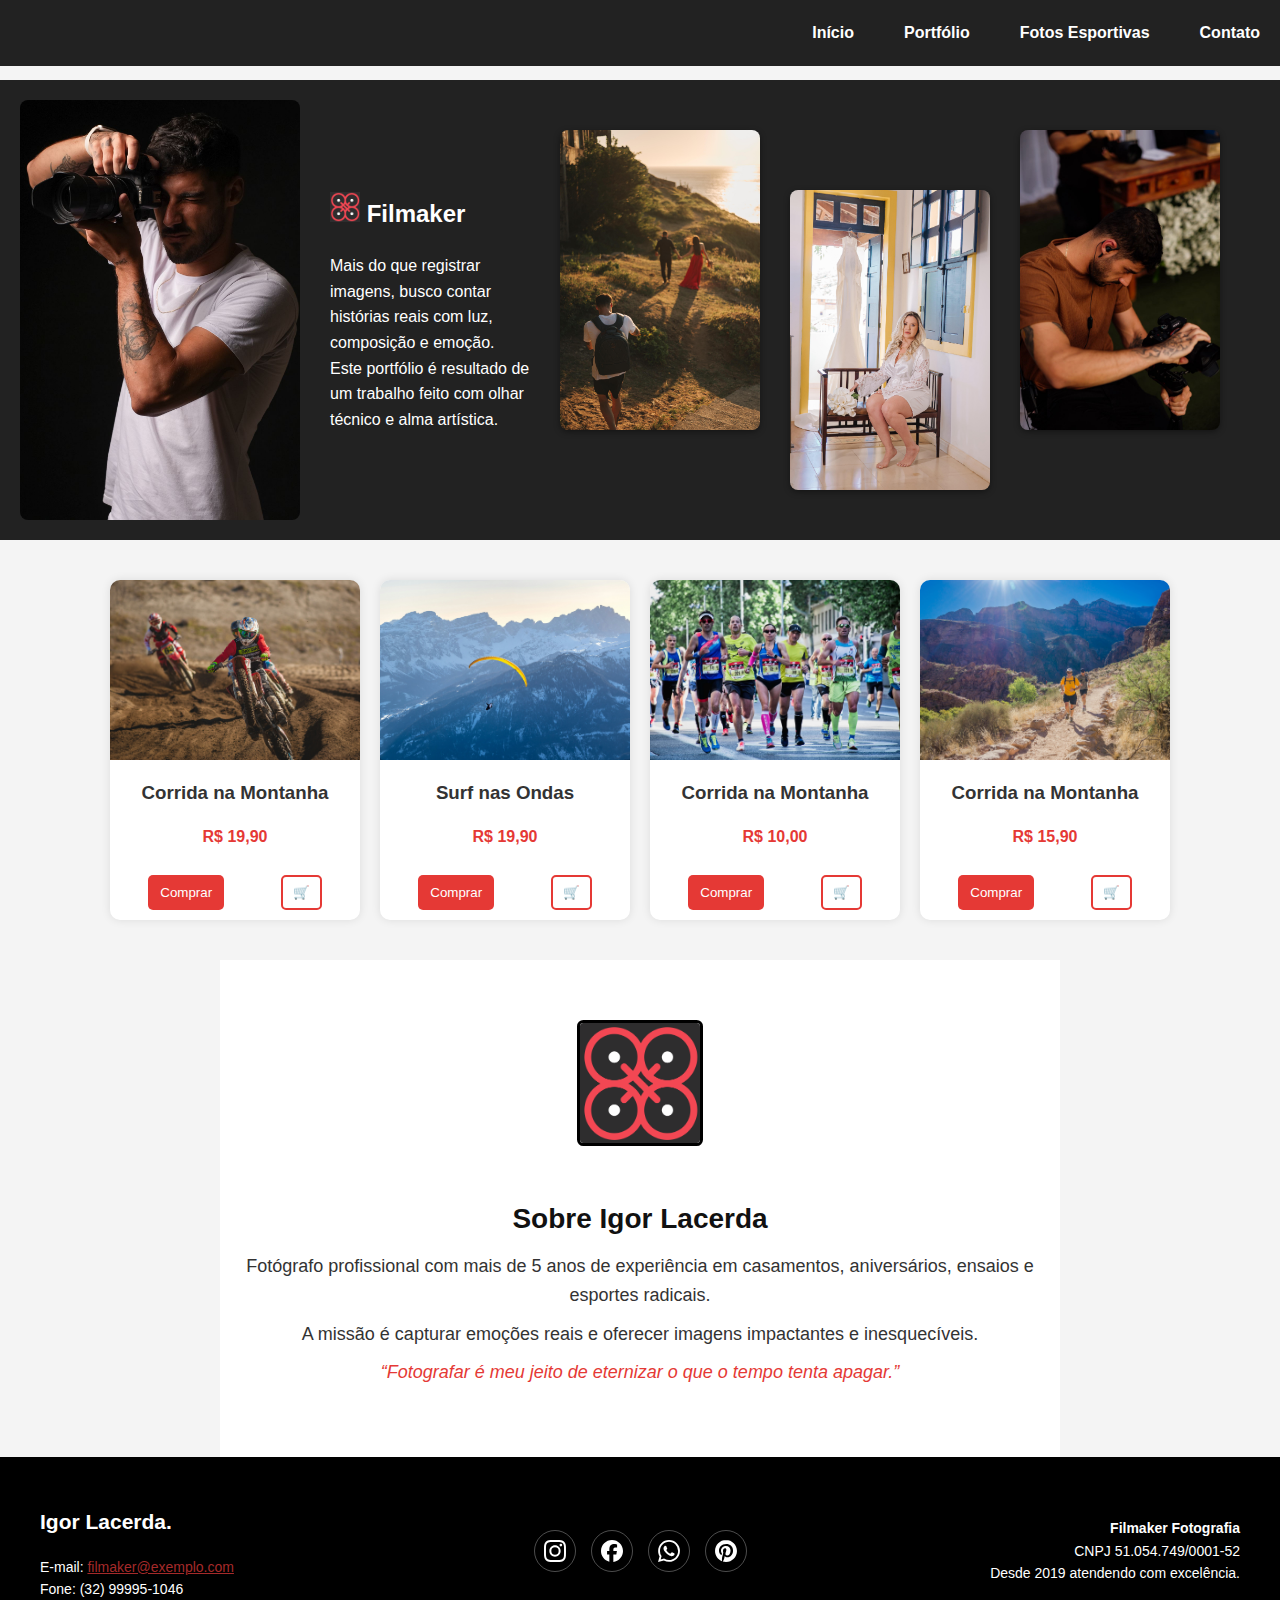
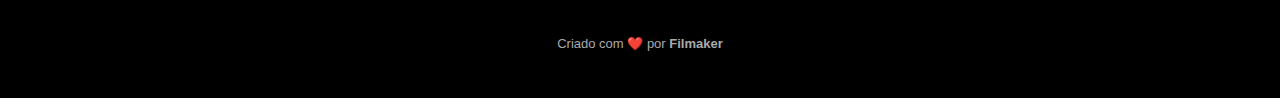
<file: index.html>
<!DOCTYPE html>
<html lang="pt-BR">

<head>
  <meta charset="UTF-8">
  <meta name="viewport" content="width=device-width, initial-scale=1.0">
  <title>Início | Fotógrafo</title>
  <link rel="stylesheet" href="./css/style.css">
  <link rel="icon" href="./img/favicon.ico" type="image/x-icon">
</head>

<body>
  <!-- Cabeçalho -->
  <header>
    <div class="container_principal">
      <img class="imagem_principal" src="img/igor2.png" alt="Foto do fotógrafo">
      <div class="texto">
        <h2><img class="marca" src="./img/marca.png" alt="Logo"> Filmaker</h2>
        <p class="texto_principal">
          Mais do que registrar imagens, busco contar histórias reais com luz, composição e emoção. Este portfólio é resultado de um trabalho feito com olhar técnico e alma artística.
        </p>
      </div>

      <!-- Seção Igor em ação ao lado -->
      <div class="acao-lateral">
        <div class="acao-imagens">
          <img src="./img/acao_principal.jpg" alt="Igor fotografando">
          <img src="./img/acao4.jpg" alt="Making of">
          <img src="./img/acao2.jpg" alt="Igor em ensaio">
        </div>
      </div>
    </div>

    <!-- Navegação -->
    <nav class="navegacao">
      <ul>
        <li><a href="index.html">Início</a></li>
        <li><a href="portfolio.html">Portfólio</a></li>
        <li><a href="eventos.html">Fotos Esportivas</a></li>
        <li><a href="contato.html">Contato</a></li>
      </ul>
    </nav>
  </header>

  <section class="galeria-venda">
    <div class="foto-card">
      <img src="img/motocross3.jpg" alt="Foto de esporte radical">
      <h3>Corrida na Montanha</h3>
      <p>R$ 19,90</p>
      <div class="botoes">
        <button class="comprar">Comprar</button>
        <button class="carrinho">🛒</button>
      </div>
    </div>

    <div class="foto-card">
      <img src="./img/radical4.jpg" alt="Surf nas ondas">
      <h3>Surf nas Ondas</h3>
      <p>R$ 19,90</p>
      <div class="botoes">
        <button class="comprar">Comprar</button>
        <button class="carrinho">🛒</button>
      </div>
    </div>

    <div class="foto-card">
      <img src="img/corrida3.jpg" alt="Foto de esporte radical">
      <h3>Corrida na Montanha</h3>
      <p>R$ 10,00</p>
      <div class="botoes">
        <button class="comprar">Comprar</button>
        <button class="carrinho">🛒</button>
      </div>
    </div>

    <div class="foto-card">
      <img src="img/trilha3.jpg" alt="Foto de esporte radical">
      <h3>Corrida na Montanha</h3>
      <p>R$ 15,90</p>
      <div class="botoes">
        <button class="comprar">Comprar</button>
        <button class="carrinho">🛒</button>
      </div>
    </div>

  </section>

  <section class="sobre-igor">
    <img src="./img/marca.png" alt="Igor Lacerda" class="foto-igor">
    <h2>Sobre Igor Lacerda</h2>
    <p>Fotógrafo profissional com mais de 5 anos de experiência em casamentos, aniversários, ensaios e esportes radicais.</p>
    <p>A missão é capturar emoções reais e oferecer imagens impactantes e inesquecíveis.</p>
    <p class="frase-destaque">“Fotografar é meu jeito de eternizar o que o tempo tenta apagar.”</p>
  </section>


  <!-- Rodapé -->
  <footer class="rodape">
    <div class="container-rodape">
      <!-- Coluna Esquerda -->
      <div class="coluna esquerda">
        <h2>Igor Lacerda.</h2>
        <p>E-mail: <a class="email" href="mailto:filmaker@exemplo.com">filmaker@exemplo.com</a><br>
          Fone: (32) 99995-1046</p>
      </div>

      <!-- Ícones Sociais -->
      <div class="redes-sociais">
        <a href="https://www.instagram.com/"><img src="./img/instagram.svg" alt="Instagram"></a>
        <a href="https://www.facebook.com/"><img src="./img/facebook.svg" alt="Facebook"></a>
        <a href="https://wa.me/"><img src="./img/whatsapp.svg" alt="WhatsApp"></a>
        <a href="https://www.pinterest.com/"><img src="./img/pinterest.svg" alt="Pinterest"></a>
      </div>

      <!-- Coluna Direita -->
      <div class="coluna direita">
        <p><strong>Filmaker Fotografia</strong><br>CNPJ 51.054.749/0001-52<br>Desde 2019 atendendo com excelência.</p>
      </div>
    </div>

    <div class="creditos">
      <p>Criado com ❤️ por <strong>Filmaker</strong></p>
    </div>
  </footer>

</body>

</html>
</file>
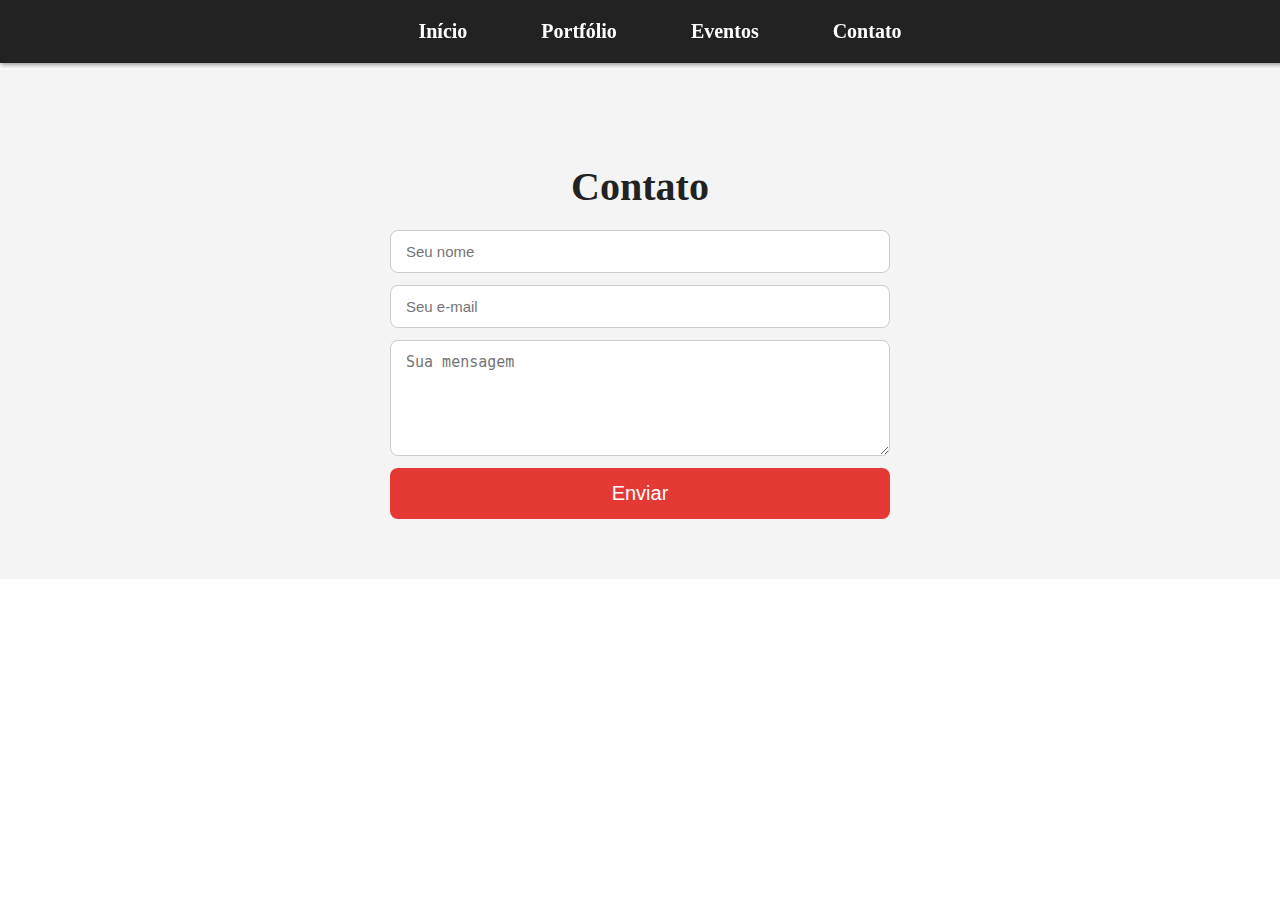
<file: contato.html>
<!DOCTYPE html>
<html lang="pt-br">

<head>
  <meta charset="UTF-8">
  <title>Contato | Fotógrafo</title>
  <link rel="stylesheet" href="./css/contato.css">
</head>

<body>
  <header>
    <nav>
      <ul>
        <li><a href="index.html">Início</a></li>
        <li><a href="portfolio.html">Portfólio</a></li>
        <li><a href="eventos.html">Eventos</a></li>
        <li><a href="contato.html">Contato</a></li>
      </ul>
    </nav>
  </header>

  <section class="contato">
  <h2>Contato</h2>
  <form action="#" method="post">
    <input type="text" name="nome" placeholder="Seu nome" required>
    <input type="email" name="email" placeholder="Seu e-mail" required>
    <textarea name="mensagem" rows="5" placeholder="Sua mensagem" required></textarea>
    <button type="submit">Enviar</button>
  </form>
</section>

</body>

</html>
</file>
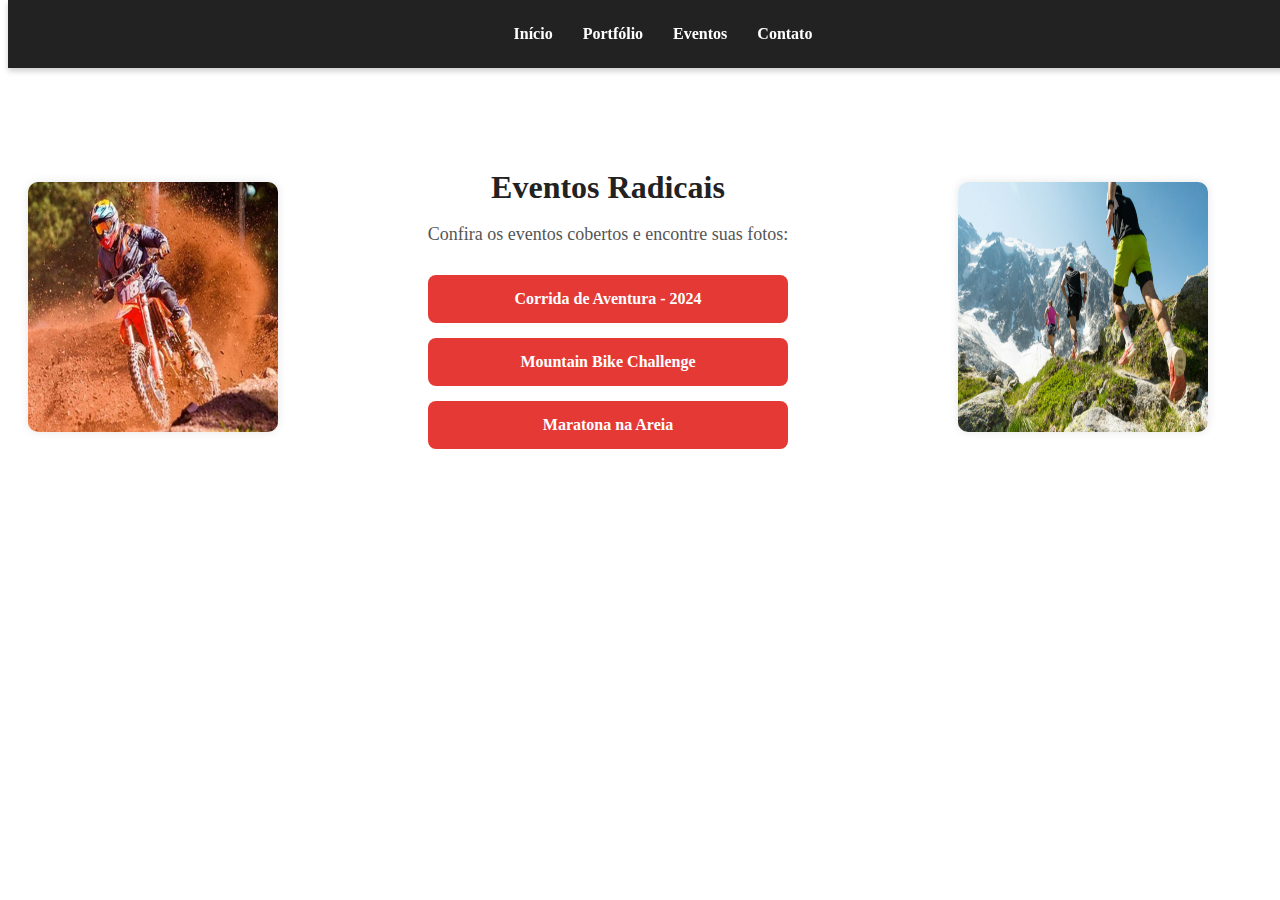
<file: eventos.html>
<!DOCTYPE html>
<html lang="pt-br">
<head>
  <meta charset="UTF-8">
  <title>Eventos | Fotógrafo</title>
  <link rel="stylesheet" href="./css/eventos.css">
</head>
<body>
  <header>
    <nav>
      <ul>
        <li><a href="index.html">Início</a></li>
        <li><a href="portfolio.html">Portfólio</a></li>
        <li><a href="eventos.html">Eventos</a></li>
        <li><a href="contato.html">Contato</a></li>
      </ul>
    </nav>
  </header>
  <div class="evento-container">
  <img src="./img/motocross.png" alt="Foto esquerda" class="foto-esquerda">
  <section class="eventos">
  <h1>Eventos Radicais</h1>
  <p class="subtitulo">Confira os eventos cobertos e encontre suas fotos:</p>

  <ul class="lista-eventos">
    <li><a href="#">Corrida de Aventura - 2024</a></li>
    <li><a href="#">Mountain Bike Challenge</a></li>
    <li><a href="#">Maratona na Areia</a></li>
  </ul>
</section>
<div class="evento-container">
  <img src="./img/corrida-montanha.png" alt="Foto esquerda" class="foto-esquerda">

</body>
</html>
</file>
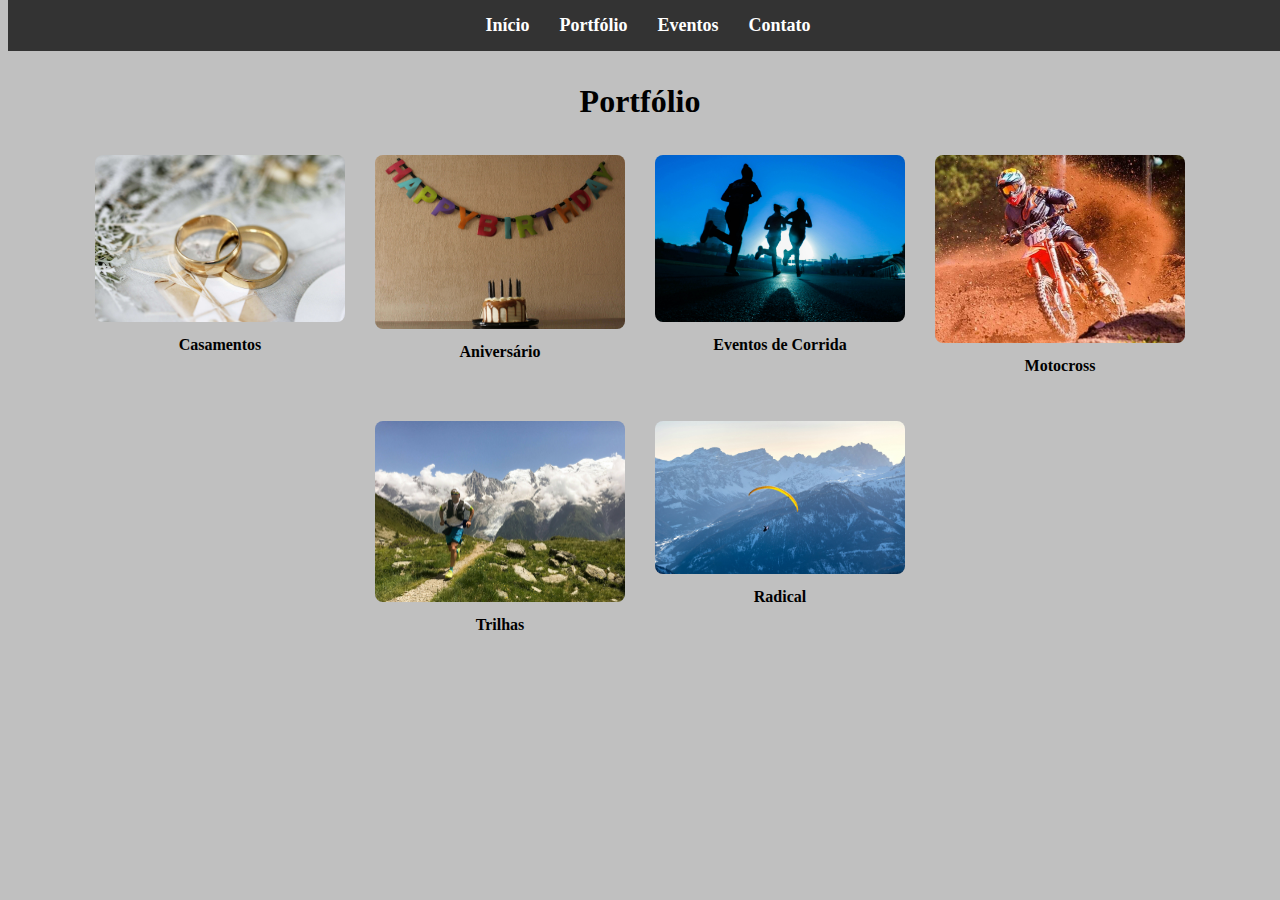
<file: portfolio.html>
<!DOCTYPE html>
<html lang="pt-br">

<head>
  <meta charset="UTF-8">
  <meta name="viewport" content="width=device-width, initial-scale=1.0">
  <title>Portfólio</title>

  <link rel="stylesheet" href="./css/portfolio.css">
</head>

<body>
  <header>
    <nav class="menu">
      <ul>
        <li><a href="index.html">Início</a></li>
        <li><a href="portfolio.html">Portfólio</a></li>
        <li><a href="eventos.html">Eventos</a></li>
        <li><a href="contato.html">Contato</a></li>
      </ul>
    </nav>

  </header>
  <main>
    <h1 class="titulo">Portfólio</h1>
    <div class="galeria">

      <div class="item">
        <a href="portifolio/casamentos.html">
          <img src="./img/casamento10.jpg" alt="foto 1">
          <p>Casamentos</p>
        </a>
      </div>

      <div class="item">
        <a href="portifolio/aniversario.html">
          <img src="./img/niver1.jpg" alt="foto 3">
          <p>Aniversário</p>
        </a>
      </div>

      <div class="item">
        <a href="portifolio/corrida.html">
          <img src="./img/corrida1.jpg" alt="foto 4">
          <p>Eventos de Corrida</p>
        </a>
      </div>

      <div class="item">
        <a href="portifolio/motocross.html">
          <img src="./img/motocross.png" alt="foto 5">
          <p>Motocross</p>
        </a>
      </div>

      <div class="item">
        <a href="portifolio/trilhas.html">
          <img src="./img/trilha1.jpg" alt="foto 6">
          <p>Trilhas</p>
        </a>
      </div>

      <div class="item">
        <a href="portifolio/radical.html">
          <img src="./img/radical4.jpg" alt="foto 8">
          <p>Radical</p>
        </a>
      </div>

    </div>
  </main>

</body>

</html>
</file>
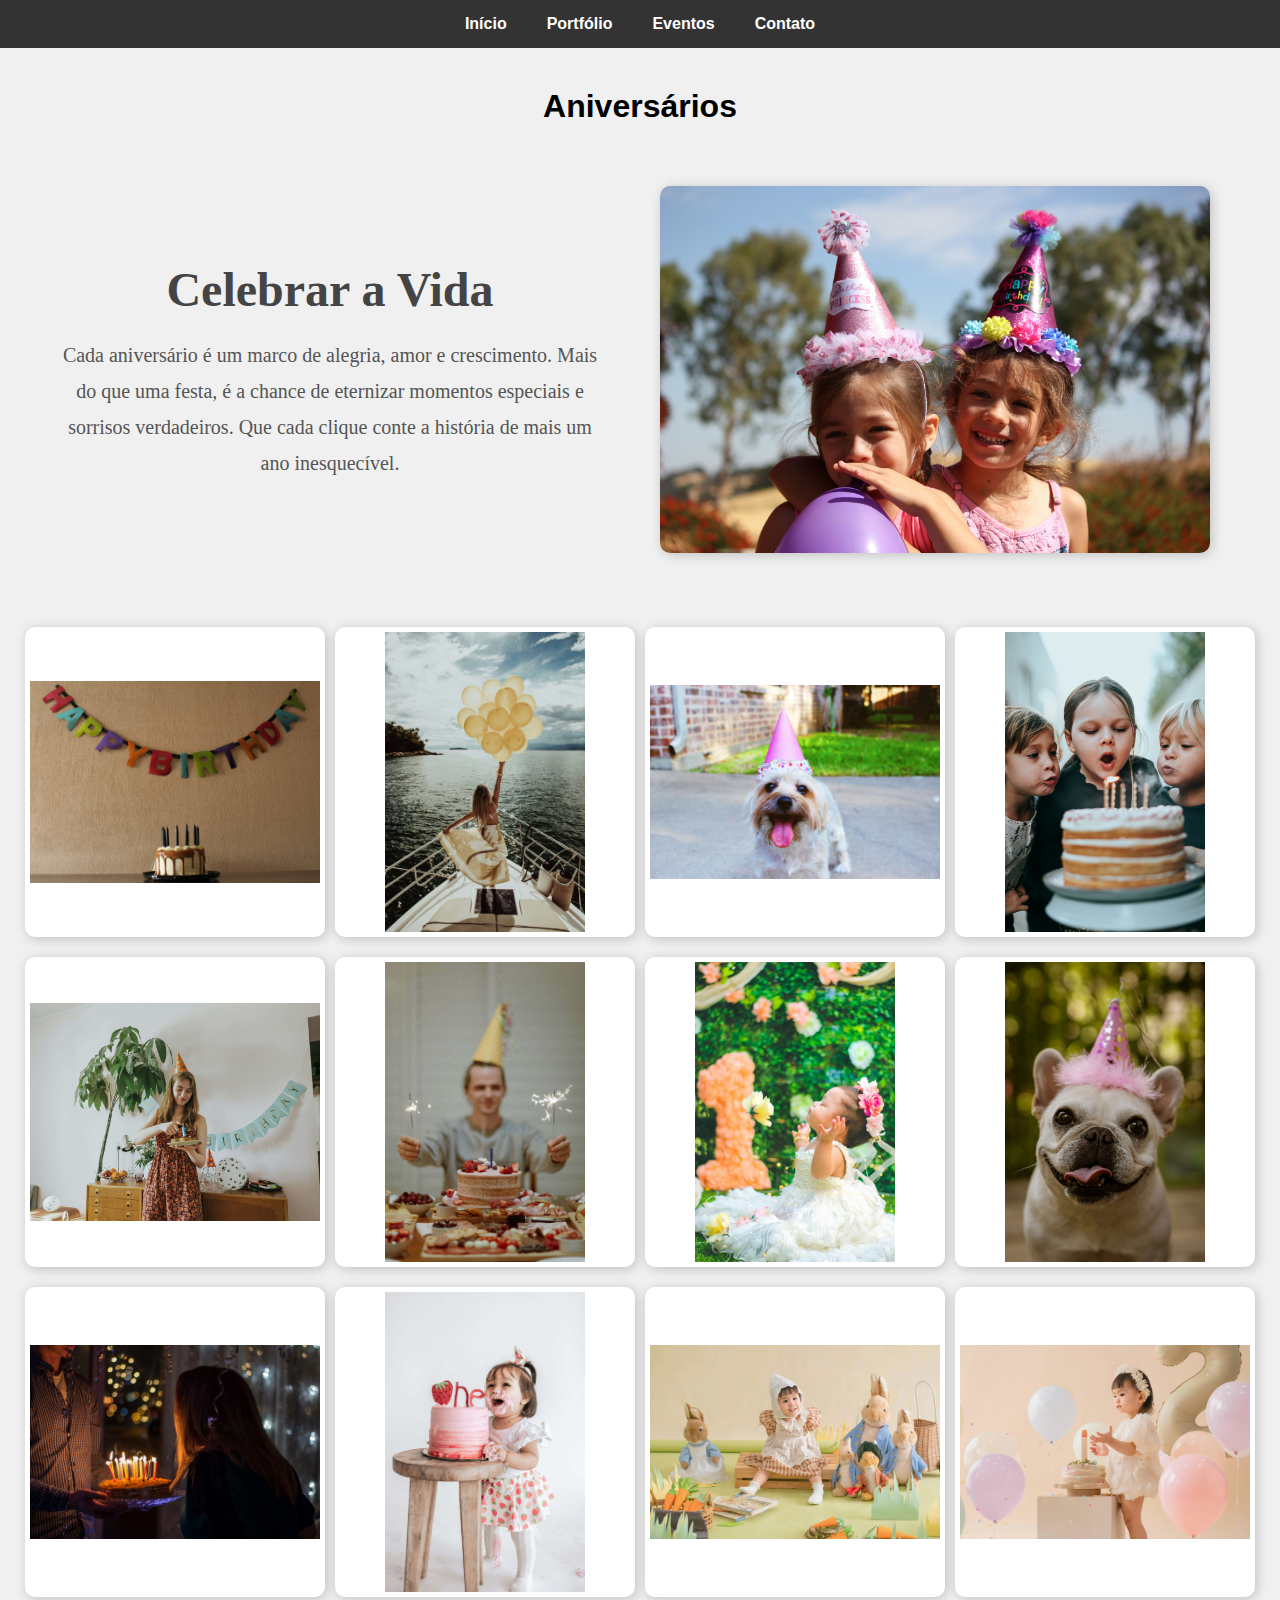
<file: portifolio/aniversario.html>
<!DOCTYPE html>
<html lang="pt-br">

<head>
  <meta charset="UTF-8">
  <meta name="viewport" content="width=device-width, initial-scale=1.0">
  <title>Aniversário</title>
  <link rel="stylesheet" href="../css/aniversario.css">
</head>

<body>
  <header>
    <nav>
      <ul>
        <li><a href="index.html">Início</a></li>
        <li><a href="portfolio.html">Portfólio</a></li>
        <li><a href="eventos.html">Eventos</a></li>
        <li><a href="contato.html">Contato</a></li>
      </ul>
    </nav>

     <h1>Aniversários</h1>
  <section class="destaque-box">
  <div class="texto-destaque">
  <p>
  <section class="destaque-texto">
  <h2>Celebrar a Vida</h2>
  <p>
   Cada aniversário é um marco de alegria, amor e crescimento. Mais do que uma festa, é a chance de eternizar momentos especiais e sorrisos verdadeiros. Que cada clique conte a história de mais um ano inesquecível.
  </p>
</section>

  </div>
  <div class="imagem-destaque">
    <img src="../img/niver13.jpg" alt="Foto principal do aniversario">
  </div>
</section>
   
  </header>
  <main>
   
     <div class="aniversario">
        <img src="../img/niver1.jpg" alt="Foto 1">
        <img src="../img/niver2.jpg" alt="Foto 2">
        <img src="../img/niver3.jpg" alt="Foto 3">
        <img src="../img/niver4.jpg" alt="Foto 4">
        <img src="../img/niver5.jpg" alt="Foto 5">
        <img src="../img/niver6.jpg" alt="Foto 6">
        <img src="../img/niver7.jpg" alt="Foto 7">
        <img src="../img/niver8.jpg" alt="Foto 8">
        <img src="../img/niver 9.jpg" alt="Foto 9">
        <img src="../img/niver10.jpg" alt="Foto 10">
        <img src="../img/niver11.jpg" alt="Foto 11">
        <img src="../img/niver12.jpg" alt="Foto 12">
        </div>
  </main>
</body>

</html>
</file>
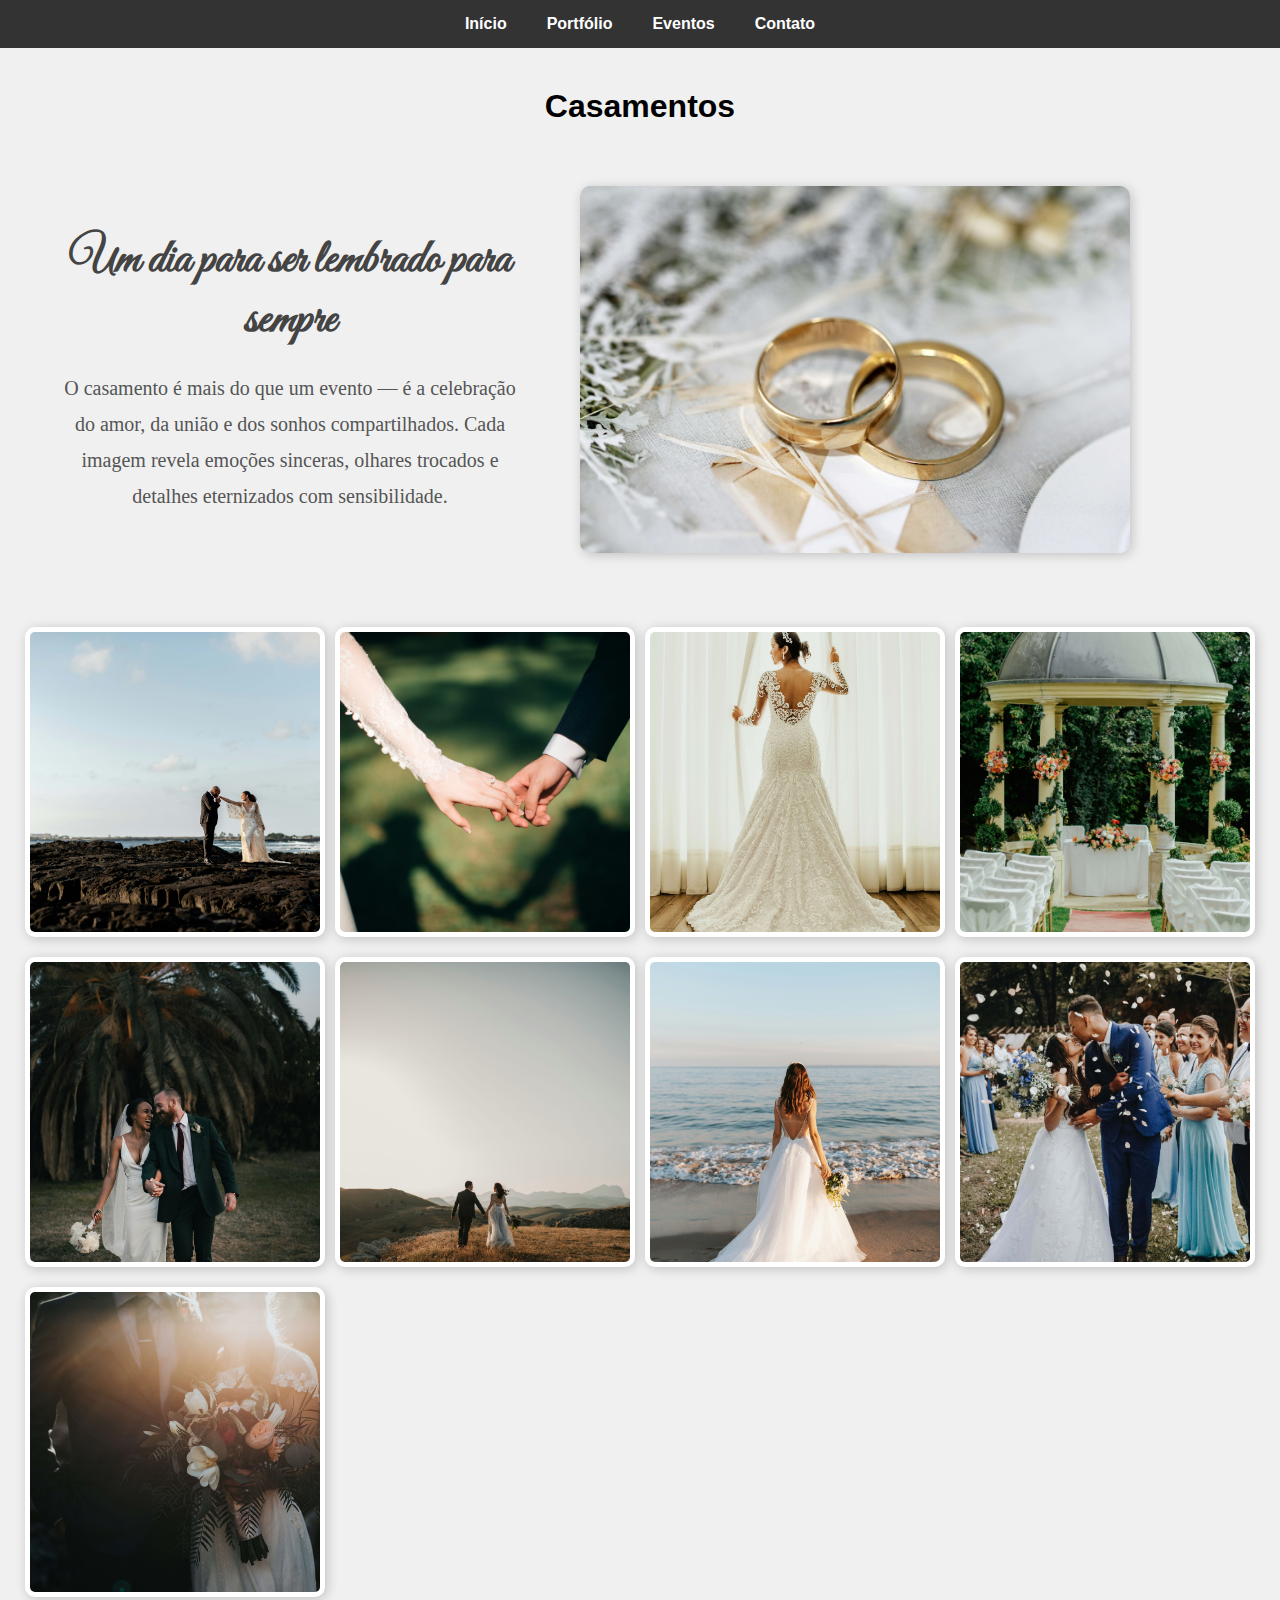
<file: portifolio/casamentos.html>
<!DOCTYPE html>
<html lang="pt-br">

<head>
  <meta charset="UTF-8">
  <meta name="viewport" content="width=device-width, initial-scale=1.0">
  <title>Casamentos</title>
  <link rel="stylesheet" href="../css/casamentos.css">
  <link href="https://fonts.googleapis.com/css2?family=Great+Vibes&display=swap" rel="stylesheet">

</head>

<body>
  <header>
    <nav>
      <ul>
        <li><a href="index.html">Início</a></li>
        <li><a href="portfolio.html">Portfólio</a></li>
        <li><a href="eventos.html">Eventos</a></li>
        <li><a href="contato.html">Contato</a></li>
      </ul>
    </nav>
  </header>
  <main>  

    <h1>Casamentos</h1>
  <section class="destaque-box">
  <div class="texto-destaque">
    <p>
      <section class="destaque-texto">
  <h2>Um dia para ser lembrado para sempre</h2>
  <p>
    O casamento é mais do que um evento — é a celebração do amor, da união e dos sonhos compartilhados.
    Cada imagem revela emoções sinceras, olhares trocados e detalhes eternizados com sensibilidade.
  </p>
</section>

    </p>
  </div>
  <div class="imagem-destaque">
    <img src="../img/casamento10.jpg" alt="Foto principal do casamento">
  </div>
</section>

   <div class="casamento">
  <img src="../img/casamento.jpg" alt="Foto">
  <img src="../img/casamento1.jpg" alt="Foto 1">
  <img src="../img/casamento2.jpg" alt="Foto 2">
  <img src="../img/casamento3.jpg" alt="Foto 3">
  <img src="../img/casamento4.jpg" alt="Foto 4">
  <img src="../img/casamento5.jpg" alt="Foto 5">
  <img src="../img/casamento6.jpg" alt="Foto 6">
  <img src="../img/casamento7.jpg" alt="Foto 7">
  <img src="../img/casamento 9.jpg" alt="Foto 8">
</div>
</main>
</body>

</html>
</file>
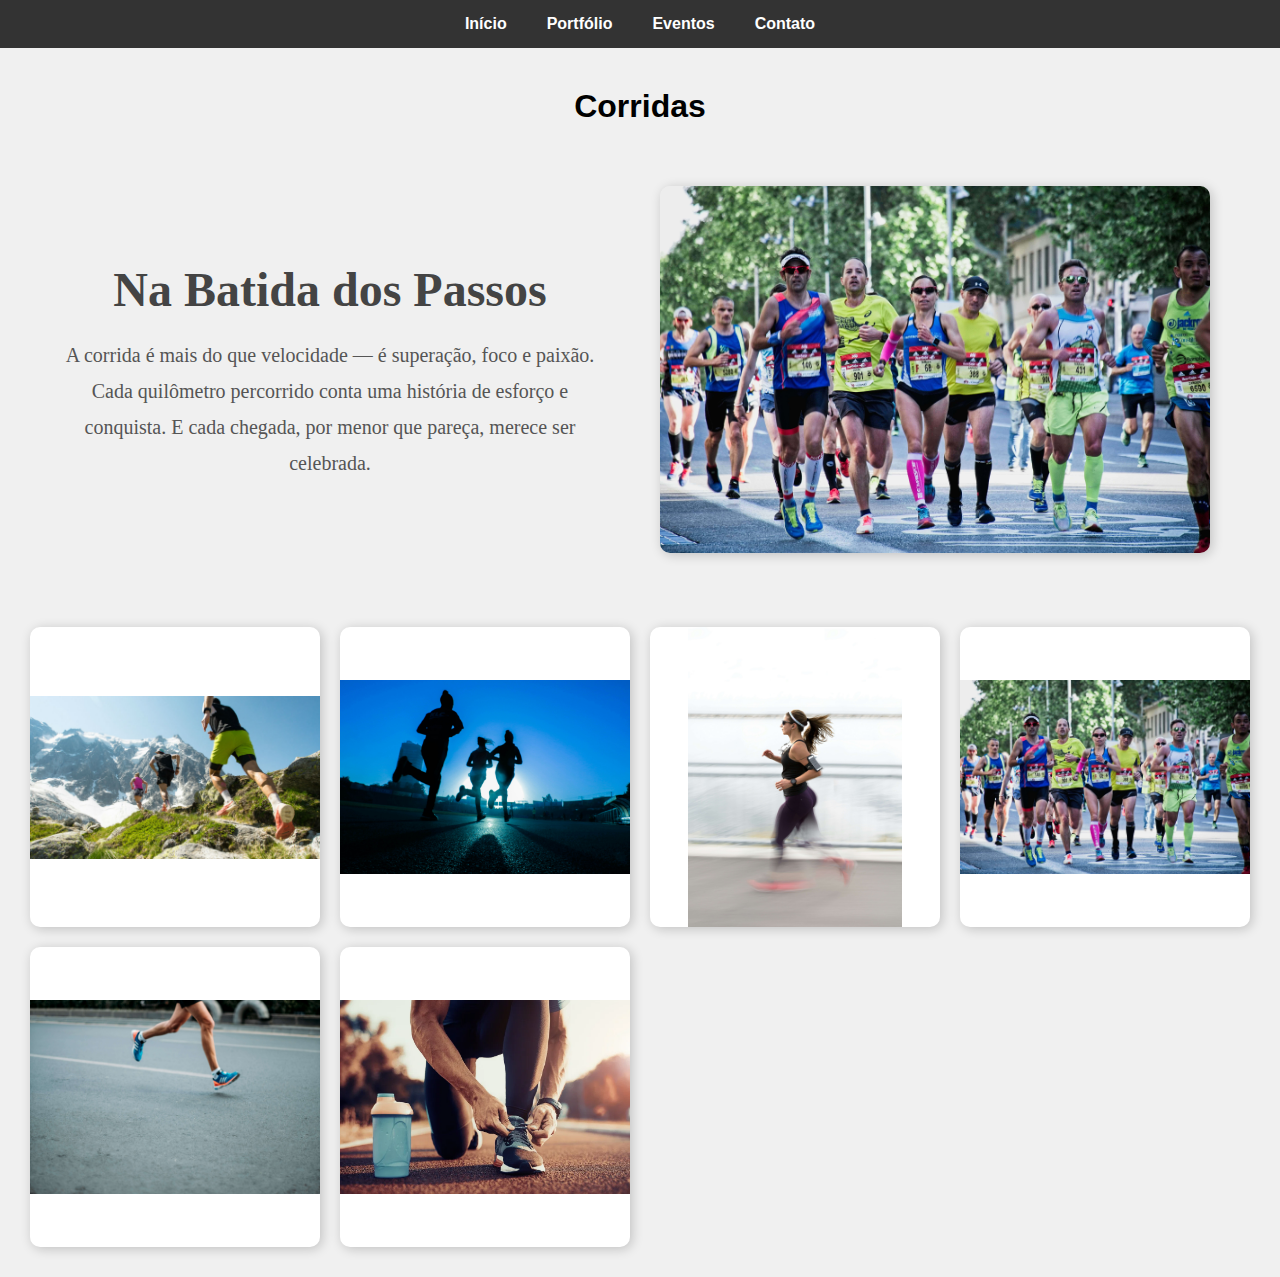
<file: portifolio/corrida.html>
<!DOCTYPE html>
<html lang="pt-br">

<head>
  <meta charset="UTF-8">
  <meta name="viewport" content="width=device-width, initial-scale=1.0">
  <title>Corrida</title>
  <link rel="stylesheet" href="../css/corrida.css">
</head>

<body>
  <header>
    <nav>
      <ul>
        <li><a href="index.html">Início</a></li>
        <li><a href="portfolio.html">Portfólio</a></li>
        <li><a href="eventos.html">Eventos</a></li>
        <li><a href="contato.html">Contato</a></li>
      </ul>
    </nav>
  
   <h1>Corridas</h1>
  <section class="destaque-box">
  <div class="texto-destaque">
  <p>
  <section class="destaque-texto">
  <h2>Na Batida dos Passos</h2>
  <p>
   A corrida é mais do que velocidade — é superação, foco e paixão. Cada quilômetro percorrido conta uma história de esforço e conquista. E cada chegada, por menor que pareça, merece ser celebrada.
  </p>
</section>

  </div>
  <div class="imagem-destaque">
    <img src="../img/corrida3.jpg" alt="Foto principal do corrida">
  </div>
</section>
   
  </header>
  <main>
     <div class="corrida">
    <img src="../img/corrida-montanha.png" alt="Foto">
    <img src="../img/corrida1.jpg" alt="Foto 1">
    <img src="../img/corrida2.jpg" alt="Foto 2">
    <img src="../img/corrida3.jpg" alt="Foto 3">
    <img src="../img/corrida 4.jpg" alt="Foto 4">
    <img src="../img/corrida_de_rua.png" alt="Foto 5">
    </div>
    </header>
  </main>
</body>

</html>
</file>
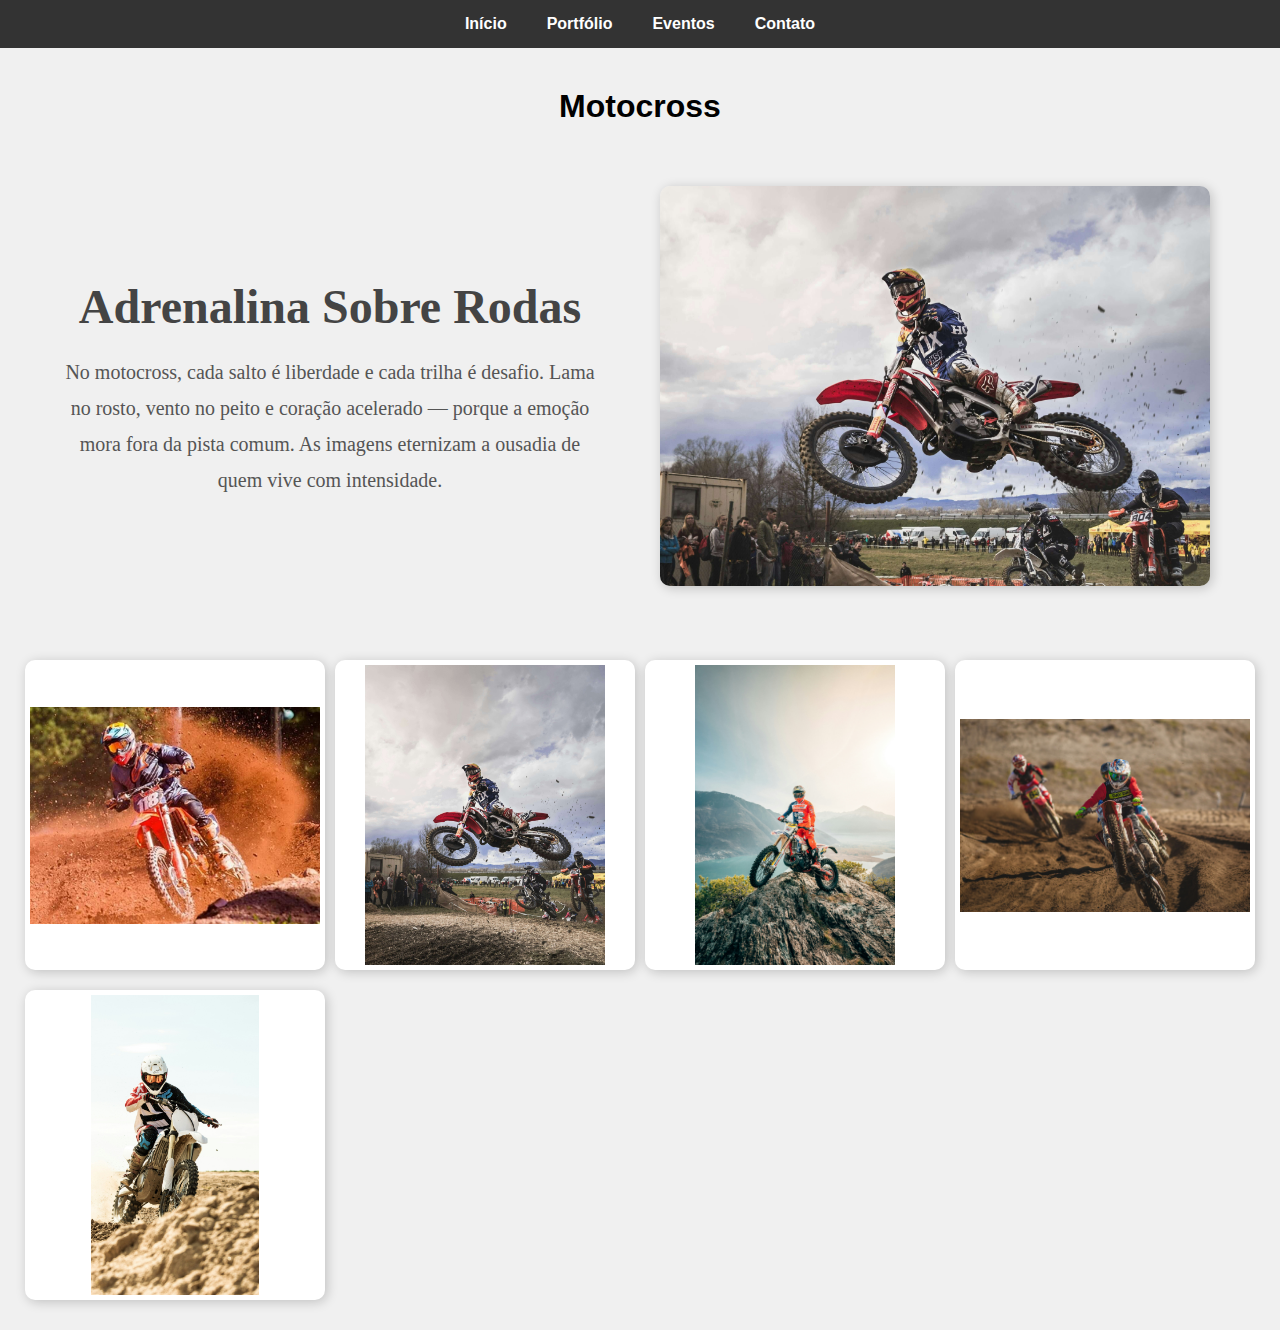
<file: portifolio/motocross.html>
<!DOCTYPE html>
<html lang="pt-br">

<head>
  <meta charset="UTF-8">
  <meta name="viewport" content="width=device-width, initial-scale=1.0">
  <title>Motocross</title>
  <link rel="stylesheet" href="../css/motocross.css">
</head>

<body>
   
   <nav>
      <ul>
        <li><a href="index.html">Início</a></li>
        <li><a href="portfolio.html">Portfólio</a></li>
        <li><a href="eventos.html">Eventos</a></li>
        <li><a href="contato.html">Contato</a></li>
      </ul>
    </nav>
  <header>
    <h1>Motocross</h1>
    <section class="destaque-box">
  <div class="texto-destaque">
  <p>
  <section class="destaque-texto">
  <h2>Adrenalina Sobre Rodas</h2>
  <p>
   No motocross, cada salto é liberdade e cada trilha é desafio. Lama no rosto, vento no peito e coração acelerado — porque a emoção mora fora da pista comum. As imagens eternizam a ousadia de quem vive com intensidade.
  </p>
</section>

  </div>
  <div class="imagem-destaque">
    <img src="../img/Motocross1.jpg" alt="Foto principal motocross">
  </div>
</section>
   
  </header>
  <main>
   
  </header>
  <main>
   
     <div class="motocross">
    <img src="../img/motocross.png" alt="Foto">
    <img src="../img/Motocross1.jpg" alt="Foto 1">
    <img src="../img/motocross2.jpg" alt="Foto 2">
    <img src="../img/motocross3.jpg" alt="Foto 3">
    <img src="../img/motocross4.jpg" alt="Foto 4">
    </div>
  </main>
</body>

</html>
</file>
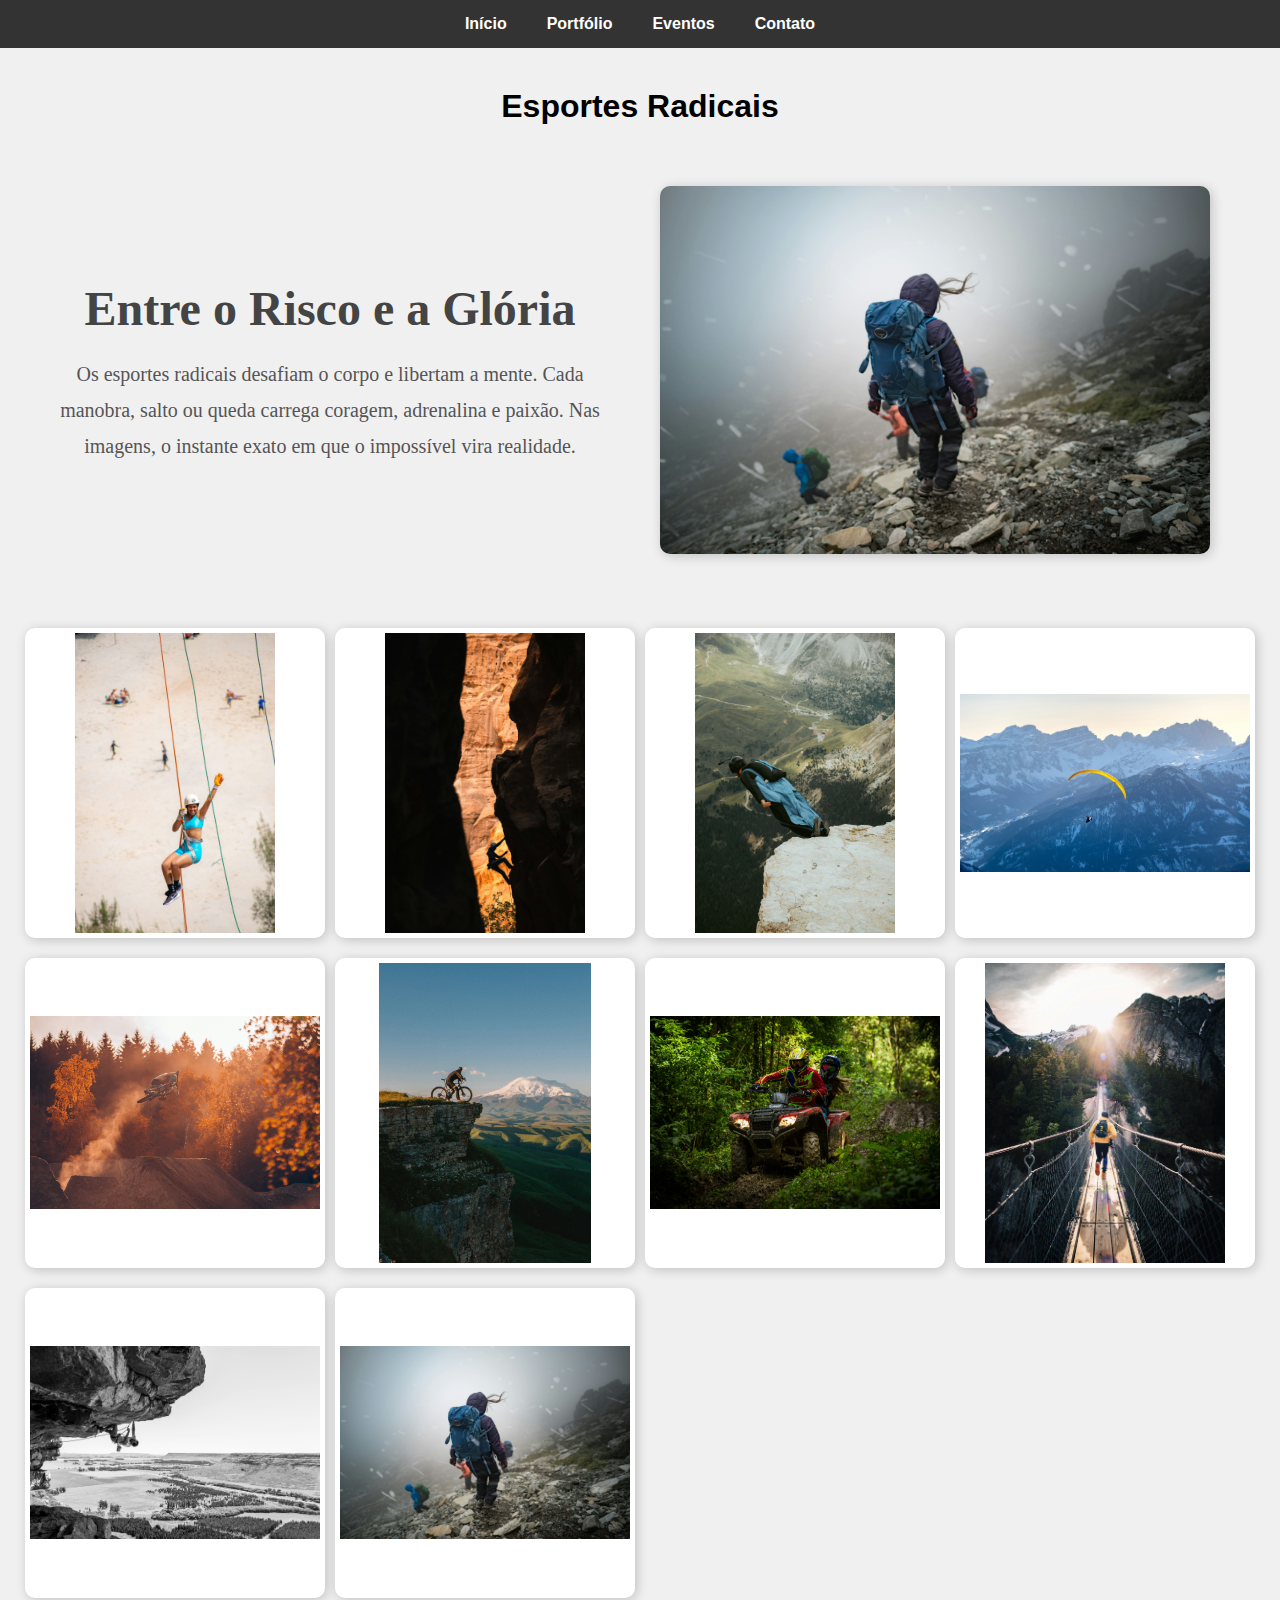
<file: portifolio/radical.html>
<!DOCTYPE html>
<html lang="pt-br">

<head>
  <meta charset="UTF-8">
  <meta name="viewport" content="width=device-width, initial-scale=1.0">
  <title>Esportes Radicais</title>
  <link rel="stylesheet" href="../css/radical.css">
</head>

<body>
  <header>
    <nav>
      <ul>
        <li><a href="index.html">Início</a></li>
        <li><a href="portfolio.html">Portfólio</a></li>
        <li><a href="eventos.html">Eventos</a></li>
        <li><a href="contato.html">Contato</a></li>
      </ul>
    </nav>
     <h1>Esportes Radicais</h1>
  <section class="destaque-box">
  <div class="texto-destaque">
  <p>
  <section class="destaque-texto">
  <h2>Entre o Risco e a Glória</h2>
  <p>
   Os esportes radicais desafiam o corpo e libertam a mente. Cada manobra, salto ou queda carrega coragem, adrenalina e paixão. Nas imagens, o instante exato em que o impossível vira realidade.
  </p>
</section>

  </div>
  <div class="imagem-destaque">
    <img src="../img/radical10.jpg" alt="Foto principal Esportes Radicais">
  </div>
</section>
   
  </header>
  <main>
    
     <div class="radical">
    <img src="../img/radical1.jpg" alt="Foto 1">
     <img src="../img/radical2.jpg" alt="Foto 2">
      <img src="../img/radical3.jpg" alt="Foto 3">
       <img src="../img/radical4.jpg" alt="Foto 4">
       <img src="../img/radical5.jpg" alt="Foto 5">
       <img src="../img/radical6.jpg" alt="Foto 6">
       <img src="../img/radical7.jpg" alt="Foto 7">
       <img src="../img/radical8.jpg" alt="Foto 8">
       <img src="../img/radical9.jpg" alt="Foto 9">
       <img src="../img/radical10.jpg" alt="Foto 10">
      </div>
  </main>
</body>

</html>
</file>
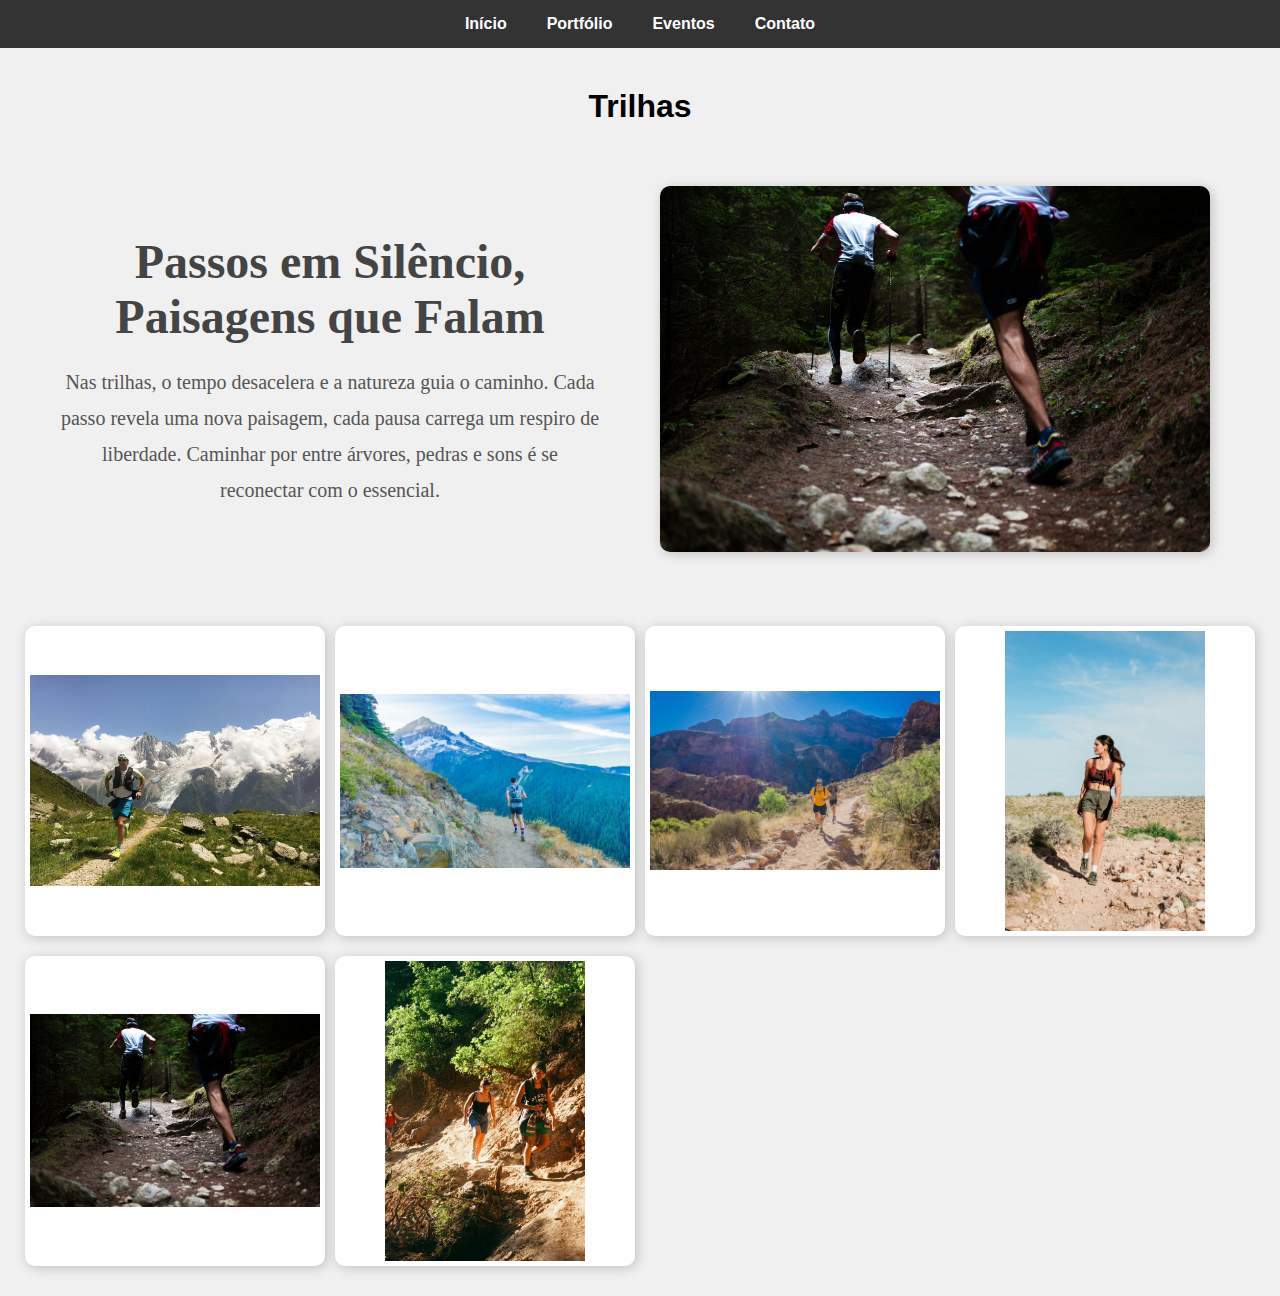
<file: portifolio/trilhas.html>
<!DOCTYPE html>
<html lang="pt-br">

<head>
  <meta charset="UTF-8">
  <meta name="viewport" content="width=device-width, initial-scale=1.0">
  <title>Trilhas</title>
  <link rel="stylesheet" href="../css/trilhas.css">
</head>

<body>
  <header>
    
    <nav>
      <ul>
        <li><a href="index.html">Início</a></li>
        <li><a href="portfolio.html">Portfólio</a></li>
        <li><a href="eventos.html">Eventos</a></li>
        <li><a href="contato.html">Contato</a></li>
      </ul>
    </nav>
    
   <h1>Trilhas</h1>
  <section class="destaque-box">
  <div class="texto-destaque">
  <p>
  <section class="destaque-texto">
  <h2>Passos em Silêncio, Paisagens que Falam</h2>
  <p>
   Nas trilhas, o tempo desacelera e a natureza guia o caminho. Cada passo revela uma nova paisagem, cada pausa carrega um respiro de liberdade. Caminhar por entre árvores, pedras e sons é se reconectar com o essencial.
  </p>
</section>

  </div>
  <div class="imagem-destaque">
    <img src="../img/trilha5.jpg" alt="Foto principal de trilhas">
  </div>
</section>
   
  </header>
  <main>
   <div class="trilhas">
    <img src="../img/trilha1.jpg" alt="Foto 1">
    <img src="../img/trilha2.jpg" alt="Foto 2">
    <img src="../img/trilha3.jpg" alt="Foto 3">
    <img src="../img/trilha4.jpg" alt="Foto 4">
    <img src="../img/trilha5.jpg" alt="Foto 5">
    <img src="../img/trilha6.jpg" alt="Foto 6">
    </div>
  </main>
</body>

</html>
</file>
<file: css/style.css>
body {
  padding-top: 80px;
  margin: 0;
  font-family: Arial, sans-serif;
  line-height: 1.6;
  background-color: #f4f4f4;
  color: #333;
}

.titulo {
  margin: 5px;
  text-align: left;
}

.logo {
  margin-left: 10px;
  width: 30px;
  color: red;
  margin-right: 10px;
}

.imagem_principal {
  width: 280px;
}

.container_principal {
  display: flex;
  align-items: center;
  gap: 30px;
  max-width: 1200px;
  margin-left: 20px;
}

.foto {
  width: 400px;
  border-radius: 10px;
}

.texto_principal {
  max-width: 500px;
}

header {
  background-color: #222;
  color: #fff;
  padding: 20px 0;
}

.navegacao {
  position: fixed;
  top: 0;
  width: 100%;
  background-color: #222;
  z-index: 999;
}

.navegacao ul {
  display: flex;
  justify-content: right;
  list-style: none;
  padding: 20px 0;
  margin: 0;
}

.navegacao ul li a {
  justify-content: right;
  align-items: end;
  color: white;
  text-decoration: none;
  font-weight: bold;
  margin: 10px 20px;
}

.marca {
  width: 30px;
}

nav ul {
  list-style: none;
  padding: 0;
  margin: 10px 0 0;
  display: flex;
  justify-content: flex-end;
  gap: 10px;
}

nav a {
  color: #fff;
  text-decoration: none;
  font-weight: bold;
}



.sobre {
  padding: 40px 20px;
  background-color: #fff;
  text-align: center;
}

.sobre h2 {
  margin-bottom: 20px;
}

.email {
  color:brown
}

.rodape {
  background-color: #000;
  color: #fff;
  padding: 30px 20px;
  font-family: Arial, sans-serif;
}

.container-rodape {
  display: grid;
  grid-template-columns: 1fr auto 1fr;
  align-items: center;
  max-width: 1200px;
  margin: auto;
  gap: 20px;
  padding: 0 10px;
}

.coluna {
  font-size: 14px;
  line-height: 1.6;
}

.coluna.esquerda {
  text-align: left;
}

.coluna.direita {
  text-align: right;
}

.redes-sociais {
  display: flex;
  justify-content: center;
  align-items: center;
  gap: 15px;
  margin: 10px 0;
  padding: 10px 0;
}

  .redes-sociais a {
  display: inline-flex;
  align-items: center;
  justify-content: center;
  width: 40px;
  height: 40px;
  border: 1px solid rgba(255, 255, 255, 0.3);
  border-radius: 50%;
  background-color: transparent;
  transition: all 0.3s ease;
}

.redes-sociais img {
  width: 22px;
  height: 22px;
  filter: brightness(0) invert(1); /* branco */
  transition: all 0.3s ease;
}


.redes-sociais svg {
  color: #fff !important;
}

.redes-sociais a:hover {
  transform: translateY(-4px);
  border-color: #e53935;
  background-color: #e53935;
}

.redes-sociais a:hover img {
  filter: brightness(0) invert(1); /* mantem ícone branco mesmo com fundo vermelho */
}

/* Créditos */
.creditos {
  text-align: center;
  margin-top: 20px;
  font-size: 13px;
  color: #aaa;
}

/* Responsivo */
@media (max-width: 768px) {
  .container-rodape {
    grid-template-columns: 1fr;
    text-align: center;
  }

  .coluna.esquerda,
  .coluna.direita {
    text-align: center;
  }

  .redes-sociais {
    margin: 15px 0;
  }
}

/* Fotos na lateral da foto principal */
.acao-container {
  background-color: #111;
  padding: 40px;
  color: white;
  display: flex;
  align-items: center;
  justify-content: space-around;
  flex-wrap: wrap;
  gap: 30px;
}

.acao-texto {
  flex: 1;
  min-width: 300px;
}

.acao-texto h2 {
  color: #e63946;
  font-size: 2rem;
  margin-bottom: 30px;
}

.acao-imagens {
  display: flex;
  flex: 2;
  justify-content: center;
  gap: 30px;
  flex-wrap: wrap;
  align-items: center;
}

.acao-imagens img {
  width: 180px;
  border-radius: 10px;
  transition: transform 0.3s;
}

.acao-imagens img:hover {
  transform: scale(1.1);
}

.container {
  display: flex;
  gap: 30px;
  flex-wrap: wrap;
  align-items: center;
  max-width: 1200px;
  margin: 0 auto;
}

.imagem_principal {
  max-width: 100%;
  height: auto;
  border-radius: 8px;
}

.texto {
  max-width: 500px;
  flex: 1;
}

.acao-bloco {
  display: flex;
  justify-content: center;
  align-items: center;
  flex-direction: column;
  margin: 60px auto;
  max-width: 1200px;
  text-align: center;
}

.acao-lateral h2 {
  color: #e53945;
  margin-bottom: 40px;
  font-size: 2em;
  align-items: center;
}

.acao-imagens {
  display: flex;
  justify-content: center;
  align-items: center;
  gap: 30px;
}

.acao-imagens img {
  width: 200px;
  border-radius: 8px;
  object-fit: cover;
  box-shadow: 0 2px 6px rgba(0, 0, 0, 0.4);
  transition: transform 0.3s ease;
}

.acao-imagens img:nth-child(1) {
  transform: translateY(-30px);
}

.acao-imagens img:nth-child(2) {
  transform: translateY(30px);
}

.acao-imagens img:nth-child(3) {
  transform: translateY(-30px);
}

@media (max-width: 768px) {
  .container,
  .acao-bloco {
    flex-direction: column;
    align-items: center;
  }

  .acao-imagens {
    flex-direction: column;
    align-items: center;
  }

  .acao-imagens img {
    width: 80%;
    transform: none !important;
  }
}

.galeria-venda {
  display: flex;
  flex-wrap: wrap;
  gap: 20px;
  padding: 40px;
  justify-content: center;
  background-color: #f4f4f4;
}

.foto-card {
  background: white;
  border-radius: 10px;
  box-shadow: 0 0 10px rgba(0, 0, 0, 0.1);
  overflow: hidden;
  width: 250px;
  text-align: center;
  transition: transform 0.3s;
}

.foto-card:hover {
  transform: scale(1.03);
}

.foto-card img {
  width: 100%;
  height: 180px;
  object-fit: cover;
}

.foto-card h3 {
  margin: 10px 0 5px;
}

.foto-card p {
  font-weight: bold;
  color: #e53935;
}

.botoes {
  display: flex;
  justify-content: space-around;
  padding: 10px;
}

button.comprar {
  background-color: #e53935;
  color: white;
  border: none;
  padding: 8px 12px;
  border-radius: 5px;
  cursor: pointer;
}

button.carrinho {
  background-color: transparent;
  border: 2px solid #e53935;
  color: #e53935;
  padding: 8px 10px;
  border-radius: 5px;
  cursor: pointer;
}

.sobre-igor {
  text-align: center;
  padding: 60px 20px;
  background-color: #fff;
  color: #333;
  max-width: 800px;
  margin: auto;
}

.foto-igor {
  width: 120px;
  height: 120px;
  object-fit: cover;
  border-radius: 5%;
  border: 3px solid black;
  margin-bottom: 20px;
}

.sobre-igor h2 {
  font-size: 28px;
  margin-bottom: 10px;
  color: #111;
}

.sobre-igor p {
  font-size: 18px;
  margin: 10px 0;
  line-height: 1.6;
}

.frase-destaque {
  font-style: italic;
  color: #e53935;
  margin-top: 20px;
}
</file>
<file: css/contato.css>
body {
  padding-top: 70px; /* Ajuste conforme o novo tamanho da nav */
  margin: 0;
}

header {
  position: fixed;
  top: 0;
  left: 0;
  width: 100%;
  background-color: #222;
  z-index: 1000;
  box-shadow: 0 2px 5px rgba(0, 0, 0, 0.4);
}

nav {
  font-size: 20px;
  margin: auto;
  padding: 10px 20px;
}

nav ul {
  list-style: none;
  display: flex;
  justify-content: center; /* ou space-between se quiser logo à esquerda */
  gap: 50px;
  margin: 0;
  padding: 0;
}

nav ul li a {
  color: #fff;
  text-decoration: none;
  font-weight: bold;
  padding: 8px 12px;
  border-radius: 5px;
  transition: background-color 0.3s ease, color 0.3s ease;
}

nav ul li a:hover {
  background-color: #e53935;
  color: #fff;
}


nav {
  position: fixed;
  top: 0;
  left: 0;
  width: 100%;
  background-color: #222;
  color: #fff;
  padding: 20px 20px; /* REDUZIDO */
  z-index: 1000;
  box-shadow: 0 2px 5px rgba(0, 0, 0, 0.4);
}


.contato {
  background-color: #f4f4f4;
  padding: 60px 20px;
  text-align: center;
}

.contato h2 {
  font-size: 40px;
  margin-bottom: 20px;
  color: #222;
}

.contato form {
  max-width: 500px;
  margin: auto;
  display: flex;
  flex-direction: column;
  gap: 12px;
}

.contato input,
.contato textarea {
  padding: 12px 15px;
  border: 1px solid #ccc;
  border-radius: 8px;
  font-size: 15px;
  background-color: #fff;
  transition: border 0.3s;
}

.contato input:focus,
.contato textarea:focus {
  border: 1px solid #e53935;
  outline: none;
}

.contato button {
  background-color: #e53935;
  color: #fff;
  padding: 14px;
  font-size: 20px;
  border: none;
  border-radius: 8px;
  cursor: pointer;
  transition: background-color 0.3s;
}

.contato button:hover {
  background-color: #b71c1c;
}
</file>
<file: css/eventos.css>
/* Barra de navegação fixa no topo */
header {
  background-color: #222;
  padding: 25px 0px;
  position: fixed;
  top: 0;
  width: 100%;
  z-index: 1000;
  box-shadow: 0 3px 6px rgba(0, 0, 0, 0.2);
}

nav {
  font-size: 10px;
  max-width: 1200px;
  margin: auto;
  padding: 0 20px;
}

nav ul {
  display: flex;
  justify-content: center;
  list-style: none;
  margin: 0;
  padding: 0;
}

nav ul li {
  margin-left: 30px;
}

nav ul li a {
  color: #fff;
  text-decoration: none;
  font-weight: bold;
  font-size: 16px;
  transition: color 0.3s ease;
}

nav ul li a:hover {
  color: #e53935; /* Vermelho ao passar o mouse */
}


.eventos {
  padding: 80px 20px;
  max-width: 900px;
  margin: auto;
  text-align: center;
}

.eventos h1 {
  font-size: 32px;
  margin-bottom: 10px;
  color: #222;
}

.eventos .subtitulo {
  font-size: 18px;
  color: #555;
  margin-bottom: 30px;
}

.lista-eventos {
  list-style: none;
  padding: 0;
  display: flex;
  flex-direction: column;
  gap: 15px;
  align-items: center;
}

.lista-eventos li {
  width: 100%;
  max-width: 500px;
}

.lista-eventos a {
  display: block;
  padding: 15px 20px;
  background-color: #e53935;
  color: #fff;
  border-radius: 8px;
  text-decoration: none;
  font-weight: bold;
  transition: background 0.3s;
}

.lista-eventos a:hover {
  background-color: #b71c1c;
}

.evento-container {
  display: flex;
  align-items: center;
  justify-content: space-between;
  max-width: 1200px;
  margin: 20px 20;
  padding: 60px 20px;
  gap: 10px;
  flex-wrap: wrap;
}

.foto-esquerda,
.foto-direita {
  width: 250px;
  height: 250px;
  border-radius: 10px;
  box-shadow: 0 0 10px rgba(0, 0, 0, 0.1);
}

.conteudo-evento {
  flex: 1;
  text-align: center;
}

.conteudo-evento h2 {
  font-size: 32px;
  margin-bottom: 10px;
}

.conteudo-evento a {
  display: block;
  background-color: #e53935;
  color: white;
  padding: 15px;
  margin: 10px auto;
  border-radius: 10px;
  text-decoration: none;
  font-weight: bold;
  max-width: 500px;
  transition: background 0.3s ease;
}

.conteudo-evento a:hover {
  background-color: #c62828;
}
</file>
<file: css/portfolio.css>
body {
  background-color: #c0c0c0;
  padding-top: 60px; 
}
.titulo{
  list-style: none;
  display: flex;
  justify-content: center; 
  gap: 30px;
  padding: 15px;
  margin: 0;
}


.menu ul {
  list-style: none;
  display: flex;
  justify-content: center; 
  gap: 30px;
  background-color: #333;
  padding: 15px;
  margin: 0;
}

.menu {
  position: fixed;
  top: 0;
  width: 100%;
  z-index: 1000;
}

.menu ul {
  list-style: none; 
  display: flex;
  gap: 30px; 
  background-color: #333; 
  padding: 15px;
  margin: 0;
}

.menu li {
  display: inline;
  
}

.menu a {
  text-decoration: none;
  color: white;
  font-weight: bold;
  font-size: 18px;
  transition: color 0.3s;
}

.menu a:hover {
  color: red; 
}

.galeria a:hover {
  color: red; 
}


.galeria {
  display: flex;
  flex-wrap: wrap;
  gap: 30px;
  justify-content: center;
  padding: 20px;
 
}

.item {
  text-align: center;
  width: 250px;
}

.item a {
  text-decoration: none;
  color: black;
}

.item img {
  width: 100%;
  height: auto;
  border-radius: 8px;
  transition: transform 0.3s;
}

.item img:hover {
  transform: scale(1.05);
}

.item p {
  margin-top: 10px;
  font-weight: bold;
}
</file>
<file: css/aniversario.css>
body {
  background-color: #f0f0f0;
  font-family: Arial, sans-serif;
  margin: 0;
  padding: 0;
}

.aniversario img {
  background-color: #ffffff; 
  padding: 5px;
}


nav ul {
  display: flex;                   
  justify-content: center;         
  list-style: none;               
  background-color: #333;          
  padding: 15px;
  margin: 0;
}

nav ul li {
  margin: 0 20px;                  
}

nav ul li a {
  color: white;
  text-decoration: none;
  font-weight: bold;
}

nav ul li a:hover {
  color: red;                     
}


h1 {
  text-align: center;
  margin-top: 40px;
}


.aniversario {
  display: grid;                                         
  grid-template-columns: repeat(auto-fit, minmax(250px, 1fr));   
  gap: 20px;                                             
  padding: 30px;
  justify-items: center;                                 
}

.aniversario img {
  width: 100%;
  height: 300px;                 
  object-fit: contain;          
  border-radius: 10px;
  box-shadow: 2px 2px 12px rgba(0, 0, 0, 0.2);
  transition: transform 0.3s ease;
}

.aniversario img:hover {
  transform: scale(1.01);       
}



 .aniversario img.destaque {
  grid-column: 1 / -1;
  max-width: 600px;      
  max-height: 400px;     
  width: 100%;
  height: auto;
  justify-self: center;
  object-fit: contain;  
}


.destaque-box {
  display: flex;
  flex-wrap: wrap;              
  align-items: center;
  justify-content: center;
  gap: 40px;
  padding: 40px 20px;
  max-width: 1200px;
  margin: auto;
}

.texto-destaque {
  flex: 1;
  min-width: 280px;
  max-width: 600px;
}

.texto-destaque h2 {
  font-size: 28px;
  margin-bottom: 10px;
  color: #222;
}

.texto-destaque p {
  font-size: 18px;
  color: #444;
  line-height: 1.6;
}

.imagem-destaque {
  flex: 1;
  min-width: 300px;
}

.imagem-destaque img {
 width: 100%;
  max-width: 550px;
  max-height: 400px; 
  height: auto;
  object-fit: cover;
  border-radius: 10px;
  box-shadow: 2px 2px 12px rgba(0,0,0,0.2);
}


.destaque-texto {
  text-align: center;
  margin: 40px auto;
  padding: 0 20px;
  max-width: 800px;
}

.destaque-texto h2 {
  font-family: 'Great Vibes', cursive;  
  font-size: 48px;
  color: #444;
  margin-bottom: 10px;
}

.destaque-texto p {
  font-family: 'Georgia', serif;
  font-size: 20px;
  color: #555;
  line-height: 1.8;
}
</file>
<file: css/casamentos.css>
body {
  background-color: #f0f0f0;
  font-family: Arial, sans-serif;
  margin: 0;
  padding: 0;
}

.casamento img {
  background-color: #ffffff; 
  padding: 5px;
}

nav ul {
  display: flex;                    
  justify-content: center;        
  list-style: none;                
  background-color: #333;          
  padding: 15px;
  margin: 0;
}

nav ul li {
  margin: 0 20px;                  
}

nav ul li a {
  color: white;
  text-decoration: none;
  font-weight: bold;
}

nav ul li a:hover {
  color: red;                     
}
   
h1 {
  text-align: center;
  margin-top: 40px;
}
  
.casamento {
  display: grid;                                         
  grid-template-columns: repeat(auto-fit, minmax(250px, 1fr));  
  gap: 20px;                                            
  padding: 30px;
  justify-items: center;                                 
}

.casamento img {
  width: 100%;
  height: 300px;                 
  object-fit: cover;        
  border-radius: 10px;
  box-shadow: 2px 2px 12px rgba(0, 0, 0, 0.2);
  transition: transform 0.3s ease;
}

.casamento img:hover {
  transform: scale(1.01);       
}
   
.casamento img.destaque {
  grid-column: 1 / -1;          
  max-width: 600px;
  justify-self: center;
}
  
.destaque-box {
  display: flex;
  flex-wrap: wrap;              
  align-items: center;
  justify-content: center;
  gap: 40px;
  padding: 40px 20px;
  max-width: 1200px;
  margin: auto;
}

.texto-destaque {
  flex: 1;
  min-width: 280px;
  max-width: 500px;
}

.texto-destaque h2 {
  font-size: 28px;
  margin-bottom: 10px;
  color: #222;
}

.texto-destaque p {
  font-size: 18px;
  color: #444;
  line-height: 1.6;
}

.imagem-destaque {
  flex: 1;
  min-width: 300px;
}

.imagem-destaque img {
  width: 100%;
  max-width: 550px;
  border-radius: 10px;
  box-shadow: 2px 2px 12px rgba(0,0,0,0.2);
}

.destaque-texto {
  text-align: center;
  margin: 40px auto;
  padding: 0 20px;
  max-width: 800px;
}

.destaque-texto h2 {
  font-family: 'Great Vibes', cursive;  
  font-size: 48px;
  color: #444;
  margin-bottom: 10px;
}

.destaque-texto p {
  font-family: 'Georgia', serif;
  font-size: 20px;
  color: #555;
  line-height: 1.8;
}
</file>
<file: css/corrida.css>
body {
  background-color: #f0f0f0;
  font-family: Arial, sans-serif;
  margin: 0;
  padding: 0;
}

.corrida img {
  background-color: #ffffff; 
}


nav ul {
  display: flex;                    
  justify-content: center;        
  list-style: none;                
  background-color: #333;         
  padding: 15px;
  margin: 0;
}

nav ul li {
  margin: 0 20px;                  
}

nav ul li a {
  color: white;
  text-decoration: none;
  font-weight: bold;
}

nav ul li a:hover {
  color: red;                      
}


h1 {
  text-align: center;
  margin-top: 40px;
}


.corrida {
  display: grid;                                         
  grid-template-columns: repeat(auto-fit, minmax(250px, 1fr));  
  gap: 20px;                                             
  padding: 30px;
  justify-items: center;                                
}

.corrida img {
  width: 100%;
  height: 300px;                 
  object-fit: contain;         
  border-radius: 10px;
  box-shadow: 2px 2px 12px rgba(0, 0, 0, 0.2);
  transition: transform 0.3s ease;
}

.corrida img:hover {
  transform: scale(1.01);       
}



 .corrida img.destaque {
  grid-column: 1 / -1;
  max-width: 600px;      
  max-height: 400px;     
  width: 100%;
  height: auto;
  justify-self: center;
  object-fit: contain;   
}


.destaque-box {
  display: flex;
  flex-wrap: wrap;             
  align-items: center;
  justify-content: center;
  gap: 40px;
  padding: 40px 20px;
  max-width: 1200px;
  margin: auto;
}

.texto-destaque {
  flex: 1;
  min-width: 280px;
  max-width: 600px;
}

.texto-destaque h2 {
  font-size: 28px;
  margin-bottom: 10px;
  color: #222;
}

.texto-destaque p {
  font-size: 18px;
  color: #444;
  line-height: 1.6;
}

.imagem-destaque {
  flex: 1;
  min-width: 300px;
}

.imagem-destaque img {
 width: 100%;
  max-width: 550px;
  max-height: 400px; 
  object-fit: cover;
  border-radius: 10px;
  box-shadow: 2px 2px 12px rgba(0,0,0,0.2);
}


.destaque-texto {
  text-align: center;
  margin: 40px auto;
  padding: 0 20px;
  max-width: 800px;
}

.destaque-texto h2 {
  font-family: 'Great Vibes', cursive;  
  font-size: 48px;
  color: #444;
  margin-bottom: 10px;
}

.destaque-texto p {
  font-family: 'Georgia', serif;
  font-size: 20px;
  color: #555;
  line-height: 1.8;
}
</file>
<file: css/motocross.css>
body {
  background-color: #f0f0f0;
  font-family: Arial, sans-serif;
  margin: 0;
  padding: 0;
}

.motocross img {
  background-color: #ffffff; 
  padding: 5px;
}


nav ul {
  display: flex;                   
  justify-content: center;         
  list-style: none;               
  background-color: #333;          
  padding: 15px;
  margin: 0;
}

nav ul li {
  margin: 0 20px;                 
}
nav ul li a {
  color: white;
  text-decoration: none;
  font-weight: bold;
}

nav ul li a:hover {
  color: red;                      
}


h1 {
  text-align: center;
  margin-top: 40px;
}


.motocross {
  display: grid;                                         
  grid-template-columns: repeat(auto-fit, minmax(250px, 1fr));  
  gap: 20px;                                            
  padding: 30px;
  justify-items: center;                                 
}

.motocross img {
  width: 100%;
  height: 300px;                 
  object-fit: contain;          
  border-radius: 10px;
  box-shadow: 2px 2px 12px rgba(0, 0, 0, 0.2);
  transition: transform 0.3s ease;
}

.motocross img:hover {
  transform: scale(1.01);       
}



 .motocross img.destaque {
  grid-column: 1 / -1;
  max-width: 600px;      
  max-height: 400px;     
  width: 100%;
  height: auto;
  justify-self: center;
  object-fit: contain;  
}


.destaque-box {
  display: flex;
  flex-wrap: wrap;              
  align-items: center;
  justify-content: center;
  gap: 40px;
  padding: 40px 20px;
  max-width: 1200px;
  margin: auto;
}

.texto-destaque {
  flex: 1;
  min-width: 280px;
  max-width: 600px;
}

.texto-destaque h2 {
  font-size: 28px;
  margin-bottom: 10px;
  color: #222;
}

.texto-destaque p {
  font-size: 18px;
  color: #444;
  line-height: 1.6;
}

.imagem-destaque {
  flex: 1;
  min-width: 300px;
}

.imagem-destaque img {
 width: 100%;
  max-width: 550px;
  max-height: 400px; 
  height: auto;
  object-fit: cover;
  border-radius: 10px;
  box-shadow: 2px 2px 12px rgba(0,0,0,0.2);
}


.destaque-texto {
  text-align: center;
  margin: 40px auto;
  padding: 0 20px;
  max-width: 800px;
}

.destaque-texto h2 {
  font-family: 'Great Vibes', cursive;   
  font-size: 48px;
  color: #444;
  margin-bottom: 10px;
}

.destaque-texto p {
  font-family: 'Georgia', serif;
  font-size: 20px;
  color: #555;
  line-height: 1.8;
}
</file>
<file: css/radical.css>
body {
  background-color: #f0f0f0;
  font-family: Arial, sans-serif;
  margin: 0;
  padding: 0;
}

.radical img {
  background-color: #ffffff; 
  padding: 5px;
}


nav ul {
  display: flex;                    
  justify-content: center;         
  list-style: none;                
  background-color: #333;         
  padding: 15px;
  margin: 0;
}

nav ul li {
  margin: 0 20px;                  
}

nav ul li a {
  color: white;
  text-decoration: none;
  font-weight: bold;
}

nav ul li a:hover {
  color: red;                      
}


h1 {
  text-align: center;
  margin-top: 40px;
}


.radical {
  display: grid;                                         
  grid-template-columns: repeat(auto-fit, minmax(250px, 1fr));  
  gap: 20px;                                             
  padding: 30px;
  justify-items: center;                                 
}

.radical img {
  width: 100%;
  height: 300px;                 
  object-fit: contain;          
  border-radius: 10px;
  box-shadow: 2px 2px 12px rgba(0, 0, 0, 0.2);
  transition: transform 0.3s ease;
}

.radical img:hover {
  transform: scale(1.01);       
}



 .radical img.destaque {
  grid-column: 1 / -1;
  max-width: 600px;      
  max-height: 400px;     
  width: 100%;
  height: auto;
  justify-self: center;
  object-fit: contain;   
}


.destaque-box {
  display: flex;
  flex-wrap: wrap;              
  align-items: center;
  justify-content: center;
  gap: 40px;
  padding: 40px 20px;
  max-width: 1200px;
  margin: auto;
}

.texto-destaque {
  flex: 1;
  min-width: 280px;
  max-width: 600px;
}

.texto-destaque h2 {
  font-size: 28px;
  margin-bottom: 10px;
  color: #222;
}

.texto-destaque p {
  font-size: 18px;
  color: #444;
  line-height: 1.6;
}

.imagem-destaque {
  flex: 1;
  min-width: 300px;
}

.imagem-destaque img {
 width: 100%;
  max-width: 550px;
  max-height: 400px; 
  height: auto;
  object-fit: cover;
  border-radius: 10px;
  box-shadow: 2px 2px 12px rgba(0,0,0,0.2);
}


.destaque-texto {
  text-align: center;
  margin: 40px auto;
  padding: 0 20px;
  max-width: 800px;
}

.destaque-texto h2 {
  font-family: 'Great Vibes', cursive;   
  font-size: 48px;
  color: #444;
  margin-bottom: 10px;
}

.destaque-texto p {
  font-family: 'Georgia', serif;
  font-size: 20px;
  color: #555;
  line-height: 1.8;
}
</file>
<file: css/trilhas.css>
body {
  background-color: #f0f0f0;
  font-family: Arial, sans-serif;
  margin: 0;
  padding: 0;
}

.trilhas img {
  background-color: #ffffff; 
  padding: 5px;
}


nav ul {
  display: flex;                   
  justify-content: center;         
  list-style: none;               
  background-color: #333;          
  padding: 15px;
  margin: 0;
}

nav ul li {
  margin: 0 20px;                  
}

nav ul li a {
  color: white;
  text-decoration: none;
  font-weight: bold;
}

nav ul li a:hover {
  color: red;                     
}


h1 {
  text-align: center;
  margin-top: 40px;
}


.trilhas {
  display: grid;                                         
  grid-template-columns: repeat(auto-fit, minmax(250px, 1fr));  
  gap: 20px;                                             
  padding: 30px;
  justify-items: center;                                
}

.trilhas img {
  width: 100%;
  height: 300px;                 
  object-fit: contain;          
  border-radius: 10px;
  box-shadow: 2px 2px 12px rgba(0, 0, 0, 0.2);
  transition: transform 0.3s ease;
}

.trilhas img:hover {
  transform: scale(1.01);      
}



 .trilhas img.destaque {
  grid-column: 1 / -1;
  max-width: 600px;      
  max-height: 400px;     
  width: 100%;
  height: auto;
  justify-self: center;
  object-fit: contain;   
}


.destaque-box {
  display: flex;
  flex-wrap: wrap;              
  align-items: center;
  justify-content: center;
  gap: 40px;
  padding: 40px 20px;
  max-width: 1200px;
  margin: auto;
}

.texto-destaque {
  flex: 1;
  min-width: 280px;
  max-width: 600px;
}

.texto-destaque h2 {
  font-size: 28px;
  margin-bottom: 10px;
  color: #222;
}

.texto-destaque p {
  font-size: 18px;
  color: #444;
  line-height: 1.6;
}

.imagem-destaque {
  flex: 1;
  min-width: 300px;
}

.imagem-destaque img {
 width: 100%;
  max-width: 550px;
  max-height: 400px; 
  height: auto;
  object-fit: cover;
  border-radius: 10px;
  box-shadow: 2px 2px 12px rgba(0,0,0,0.2);
}


.destaque-texto {
  text-align: center;
  margin: 40px auto;
  padding: 0 20px;
  max-width: 800px;
}

.destaque-texto h2 {
  font-family: 'Great Vibes', cursive;  
  font-size: 48px;
  color: #444;
  margin-bottom: 10px;
}

.destaque-texto p {
  font-family: 'Georgia', serif;
  font-size: 20px;
  color: #555;
  line-height: 1.8;
}
</file>
